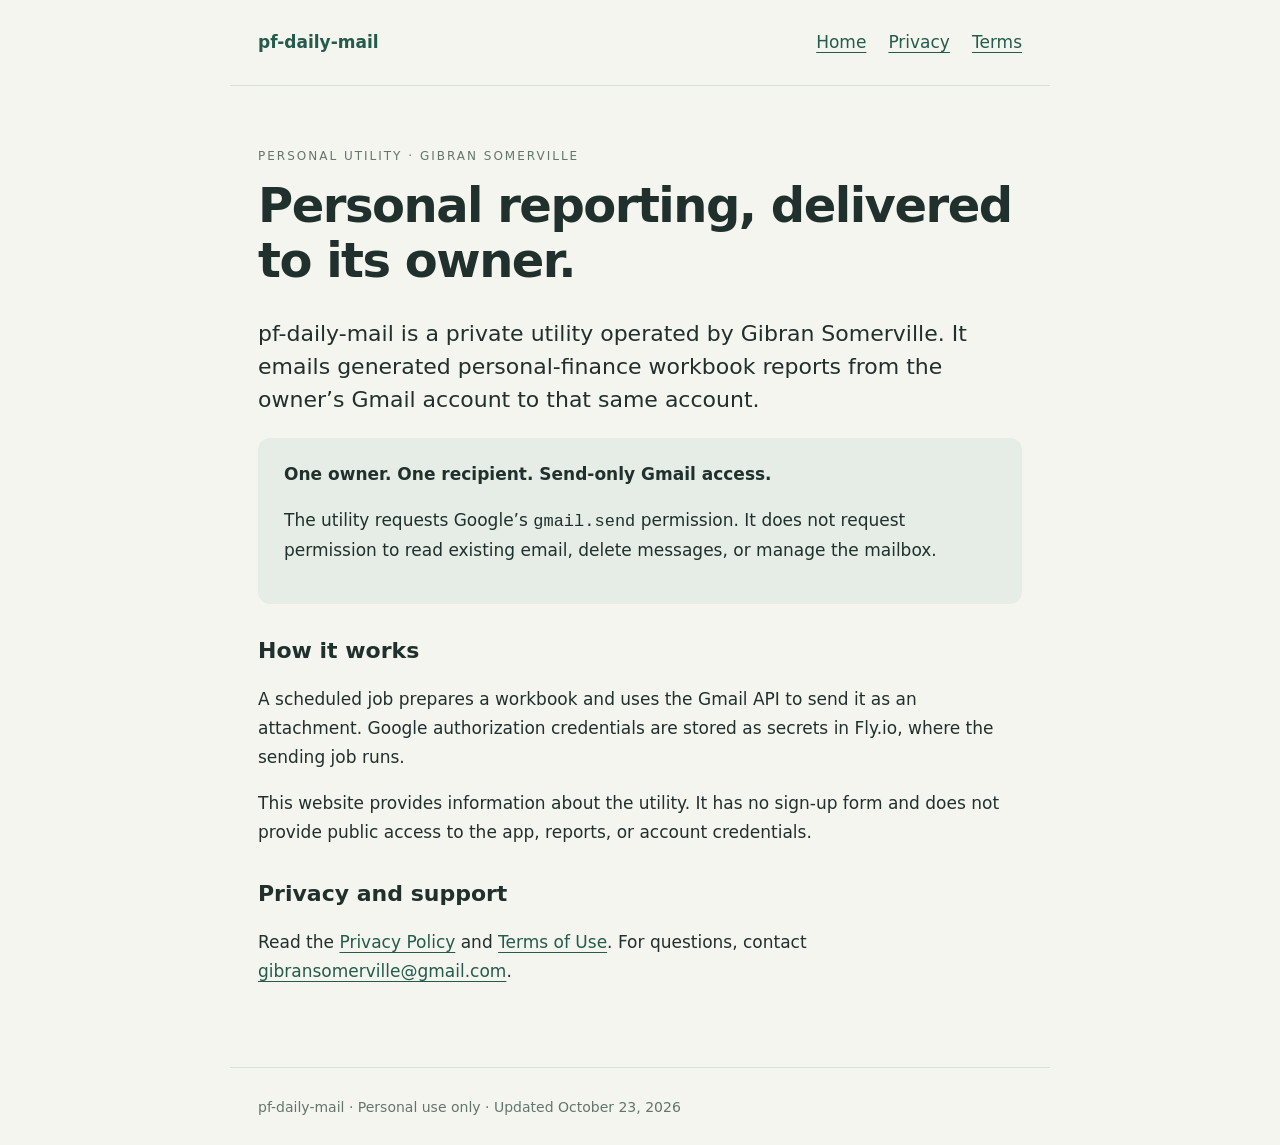
<file: index.html>
<!doctype html>
<html lang="en"><head><meta charset="utf-8"><meta name="viewport" content="width=device-width,initial-scale=1"><title>pf-daily-mail</title><meta name="description" content="Information, privacy policy, and terms for pf-daily-mail, a personal send-only Gmail reporting utility."><link rel="stylesheet" href="style.css"></head><body><header><a class="brand" href="index.html">pf-daily-mail</a><nav aria-label="Main navigation"><a href="index.html">Home</a><a href="privacy.html">Privacy</a><a href="terms.html">Terms</a></nav></header><main><div class="eyebrow">Personal utility · Gibran Somerville</div><h1>Personal reporting, delivered to its owner.</h1><p class="lead">pf-daily-mail is a private utility operated by Gibran Somerville. It emails generated personal-finance workbook reports from the owner’s Gmail account to that same account.</p><div class="note"><strong>One owner. One recipient. Send-only Gmail access.</strong><p>The utility requests Google’s <code>gmail.send</code> permission. It does not request permission to read existing email, delete messages, or manage the mailbox.</p></div><h2>How it works</h2><p>A scheduled job prepares a workbook and uses the Gmail API to send it as an attachment. Google authorization credentials are stored as secrets in Fly.io, where the sending job runs.</p><p>This website provides information about the utility. It has no sign-up form and does not provide public access to the app, reports, or account credentials.</p><h2>Privacy and support</h2><p>Read the <a href="privacy.html">Privacy Policy</a> and <a href="terms.html">Terms of Use</a>. For questions, contact <a href="mailto:gibransomerville@gmail.com">gibransomerville@gmail.com</a>.</p></main><footer>pf-daily-mail · Personal use only · Updated October 23, 2026</footer></body></html>
</file>
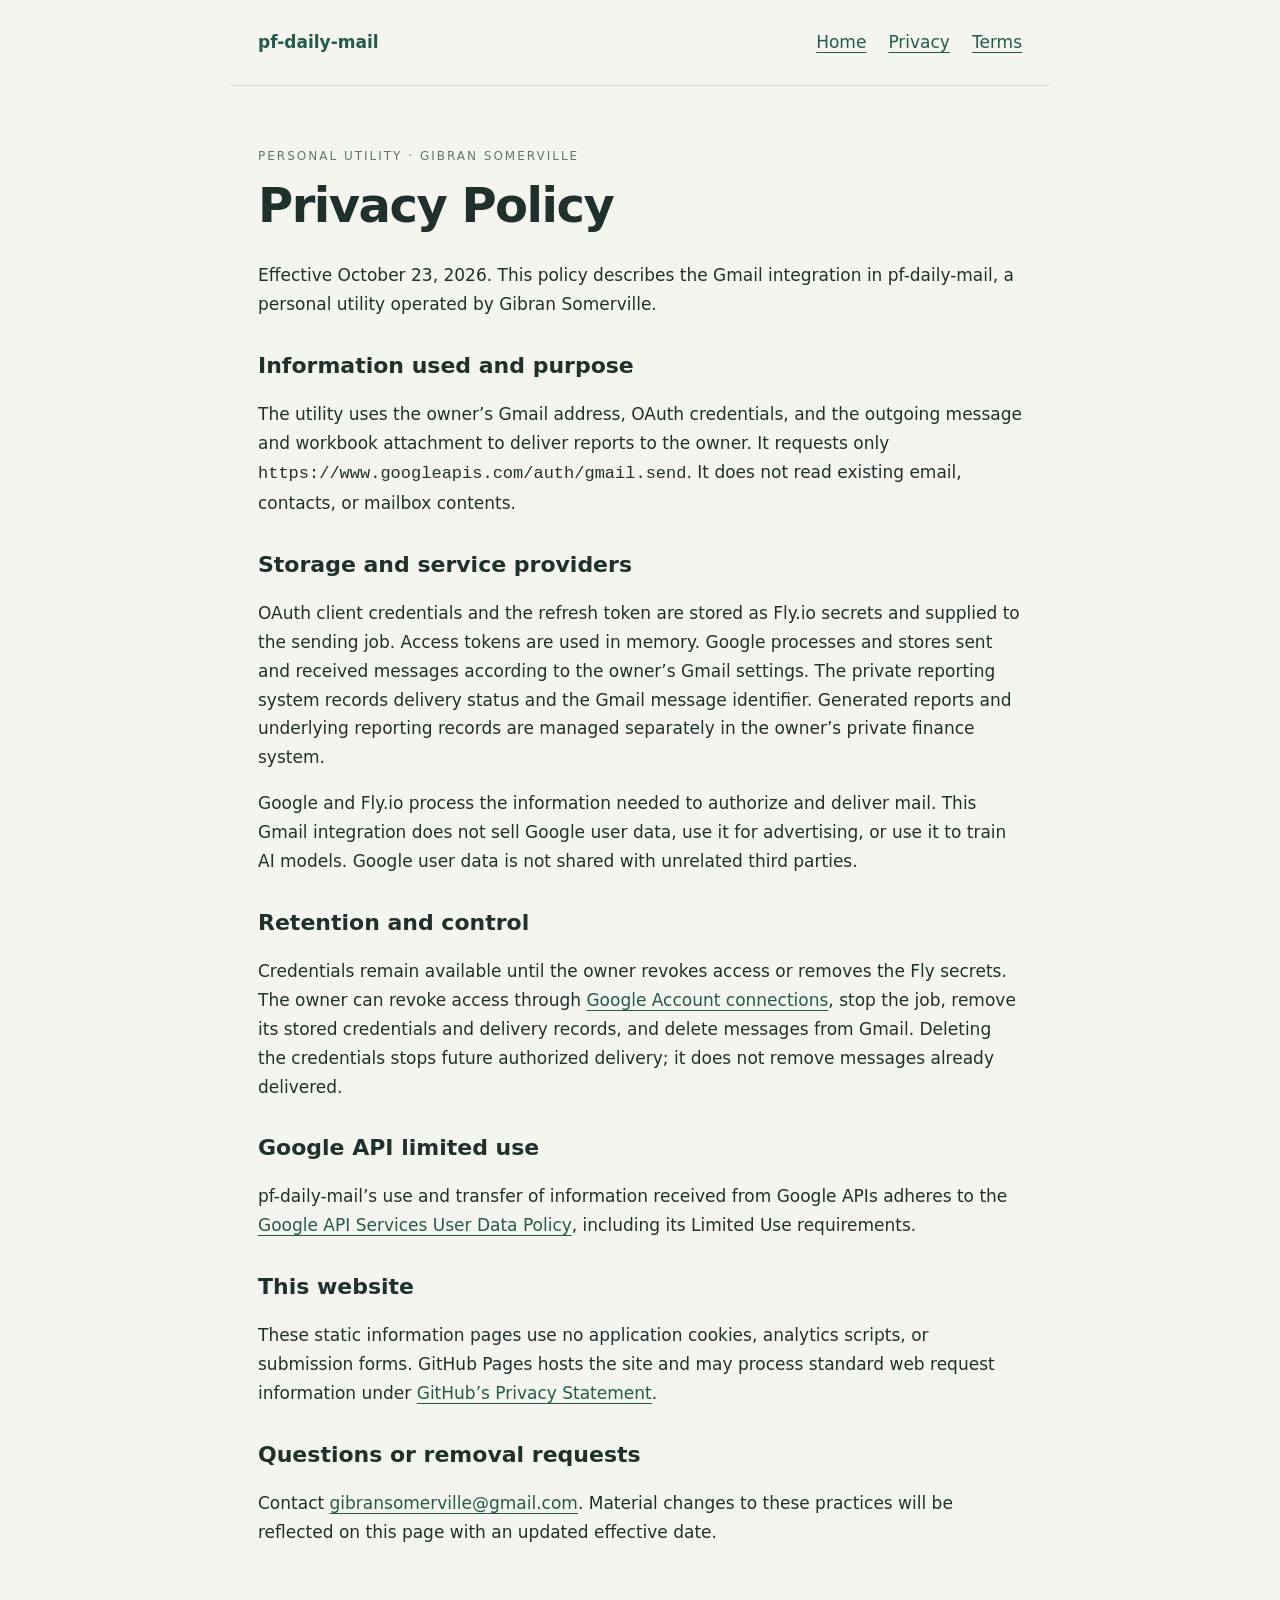
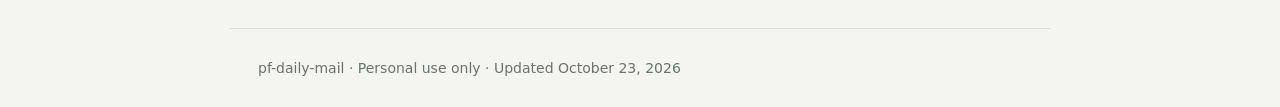
<file: privacy.html>
<!doctype html>
<html lang="en"><head><meta charset="utf-8"><meta name="viewport" content="width=device-width,initial-scale=1"><title>Privacy Policy — pf-daily-mail</title><meta name="description" content="Information, privacy policy, and terms for pf-daily-mail, a personal send-only Gmail reporting utility."><link rel="stylesheet" href="style.css"></head><body><header><a class="brand" href="index.html">pf-daily-mail</a><nav aria-label="Main navigation"><a href="index.html">Home</a><a href="privacy.html">Privacy</a><a href="terms.html">Terms</a></nav></header><main><div class="eyebrow">Personal utility · Gibran Somerville</div><h1>Privacy Policy</h1><p>Effective October 23, 2026. This policy describes the Gmail integration in pf-daily-mail, a personal utility operated by Gibran Somerville.</p><h2>Information used and purpose</h2><p>The utility uses the owner’s Gmail address, OAuth credentials, and the outgoing message and workbook attachment to deliver reports to the owner. It requests only <code>https://www.googleapis.com/auth/gmail.send</code>. It does not read existing email, contacts, or mailbox contents.</p><h2>Storage and service providers</h2><p>OAuth client credentials and the refresh token are stored as Fly.io secrets and supplied to the sending job. Access tokens are used in memory. Google processes and stores sent and received messages according to the owner’s Gmail settings. The private reporting system records delivery status and the Gmail message identifier. Generated reports and underlying reporting records are managed separately in the owner’s private finance system.</p><p>Google and Fly.io process the information needed to authorize and deliver mail. This Gmail integration does not sell Google user data, use it for advertising, or use it to train AI models. Google user data is not shared with unrelated third parties.</p><h2>Retention and control</h2><p>Credentials remain available until the owner revokes access or removes the Fly secrets. The owner can revoke access through <a href="https://myaccount.google.com/connections">Google Account connections</a>, stop the job, remove its stored credentials and delivery records, and delete messages from Gmail. Deleting the credentials stops future authorized delivery; it does not remove messages already delivered.</p><h2>Google API limited use</h2><p>pf-daily-mail’s use and transfer of information received from Google APIs adheres to the <a href="https://developers.google.com/terms/api-services-user-data-policy">Google API Services User Data Policy</a>, including its Limited Use requirements.</p><h2>This website</h2><p>These static information pages use no application cookies, analytics scripts, or submission forms. GitHub Pages hosts the site and may process standard web request information under <a href="https://docs.github.com/en/site-policy/privacy-policies/github-general-privacy-statement">GitHub’s Privacy Statement</a>.</p><h2>Questions or removal requests</h2><p>Contact <a href="mailto:gibransomerville@gmail.com">gibransomerville@gmail.com</a>. Material changes to these practices will be reflected on this page with an updated effective date.</p></main><footer>pf-daily-mail · Personal use only · Updated October 23, 2026</footer></body></html>
</file>
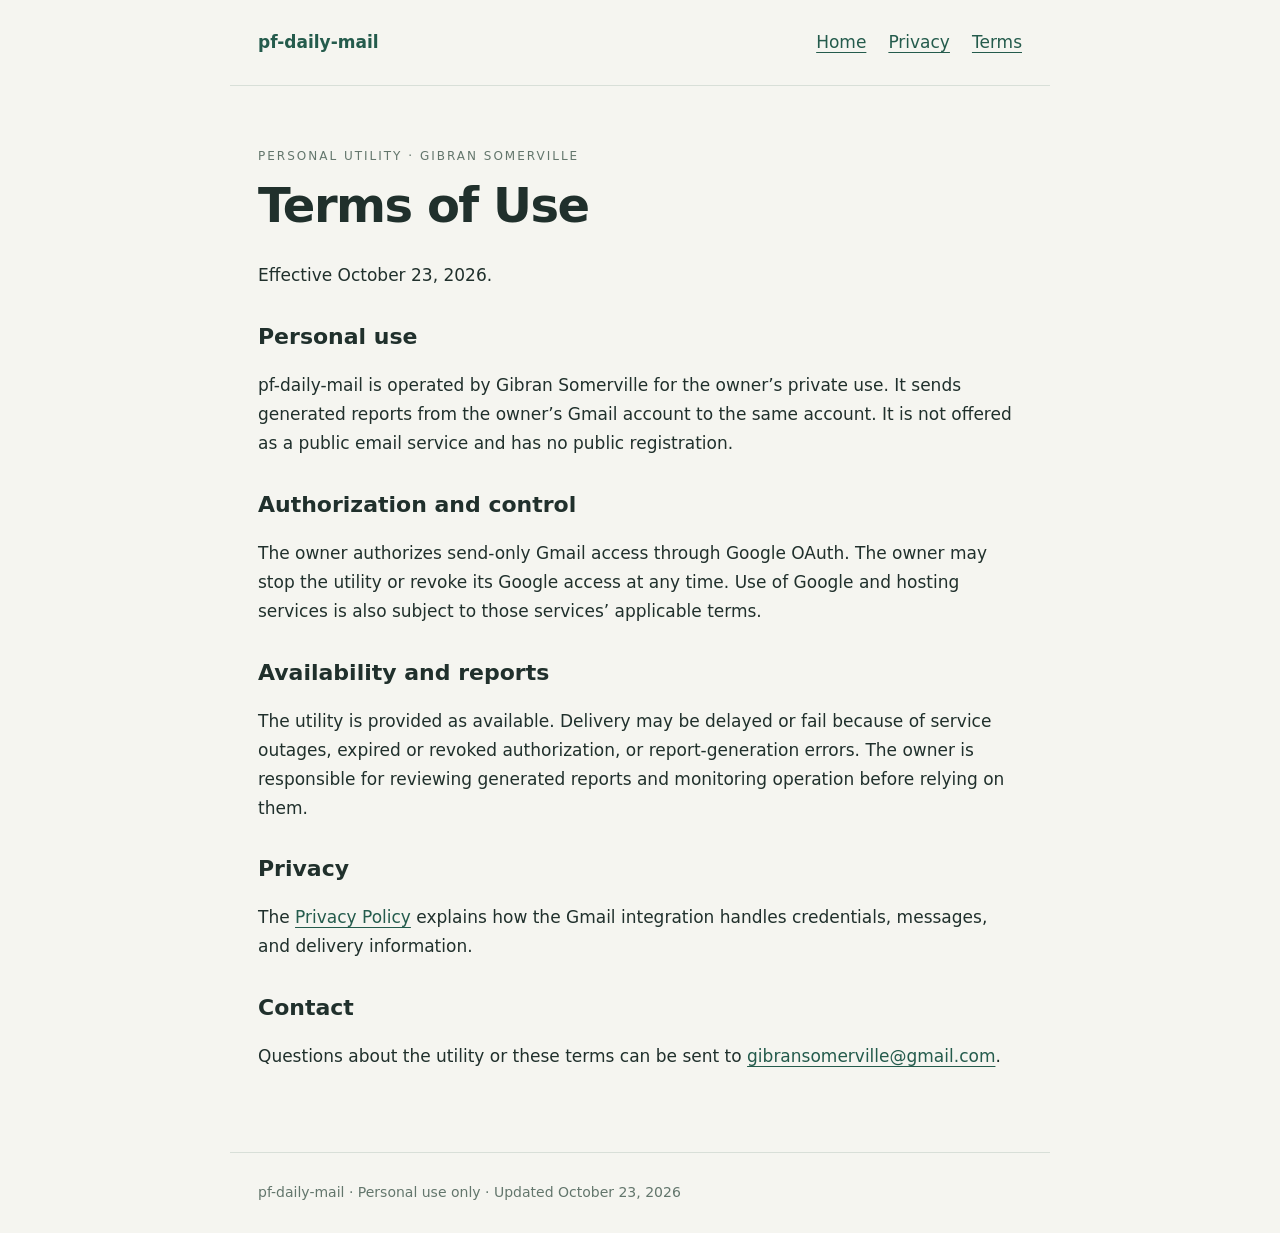
<file: terms.html>
<!doctype html>
<html lang="en"><head><meta charset="utf-8"><meta name="viewport" content="width=device-width,initial-scale=1"><title>Terms of Use — pf-daily-mail</title><meta name="description" content="Information, privacy policy, and terms for pf-daily-mail, a personal send-only Gmail reporting utility."><link rel="stylesheet" href="style.css"></head><body><header><a class="brand" href="index.html">pf-daily-mail</a><nav aria-label="Main navigation"><a href="index.html">Home</a><a href="privacy.html">Privacy</a><a href="terms.html">Terms</a></nav></header><main><div class="eyebrow">Personal utility · Gibran Somerville</div><h1>Terms of Use</h1><p>Effective October 23, 2026.</p><h2>Personal use</h2><p>pf-daily-mail is operated by Gibran Somerville for the owner’s private use. It sends generated reports from the owner’s Gmail account to the same account. It is not offered as a public email service and has no public registration.</p><h2>Authorization and control</h2><p>The owner authorizes send-only Gmail access through Google OAuth. The owner may stop the utility or revoke its Google access at any time. Use of Google and hosting services is also subject to those services’ applicable terms.</p><h2>Availability and reports</h2><p>The utility is provided as available. Delivery may be delayed or fail because of service outages, expired or revoked authorization, or report-generation errors. The owner is responsible for reviewing generated reports and monitoring operation before relying on them.</p><h2>Privacy</h2><p>The <a href="privacy.html">Privacy Policy</a> explains how the Gmail integration handles credentials, messages, and delivery information.</p><h2>Contact</h2><p>Questions about the utility or these terms can be sent to <a href="mailto:gibransomerville@gmail.com">gibransomerville@gmail.com</a>.</p></main><footer>pf-daily-mail · Personal use only · Updated October 23, 2026</footer></body></html>
</file>
<file: style.css>
*{box-sizing:border-box}body{margin:0;background:#f5f5f0;color:#20302c;font:17px/1.7 system-ui,-apple-system,sans-serif}header,main,footer{max-width:820px;margin:auto;padding:28px}header{display:flex;justify-content:space-between;gap:24px;border-bottom:1px solid #d8dfd8}a{color:#245b4c;text-underline-offset:4px}nav{display:flex;gap:22px;flex-wrap:wrap}.brand{font-weight:700;text-decoration:none}main{padding-top:60px;padding-bottom:64px;min-height:65vh}h1{font-size:clamp(32px,6vw,48px);line-height:1.15;letter-spacing:-1.5px;margin:12px 0 28px}h2{font-size:22px;line-height:1.4;margin-top:32px}.eyebrow{font-size:12px;text-transform:uppercase;letter-spacing:2px;color:#63766c}.lead{font-size:22px;line-height:1.5}footer{border-top:1px solid #d8dfd8;font-size:14px;color:#63766c}.note{background:#e5ede6;padding:22px 26px;border-radius:12px}li{margin-bottom:8px}a:focus-visible{outline:3px solid #347c63;outline-offset:5px}@media(max-width:540px){header{display:block}nav{margin-top:14px}main{padding-top:32px}}
</file>
